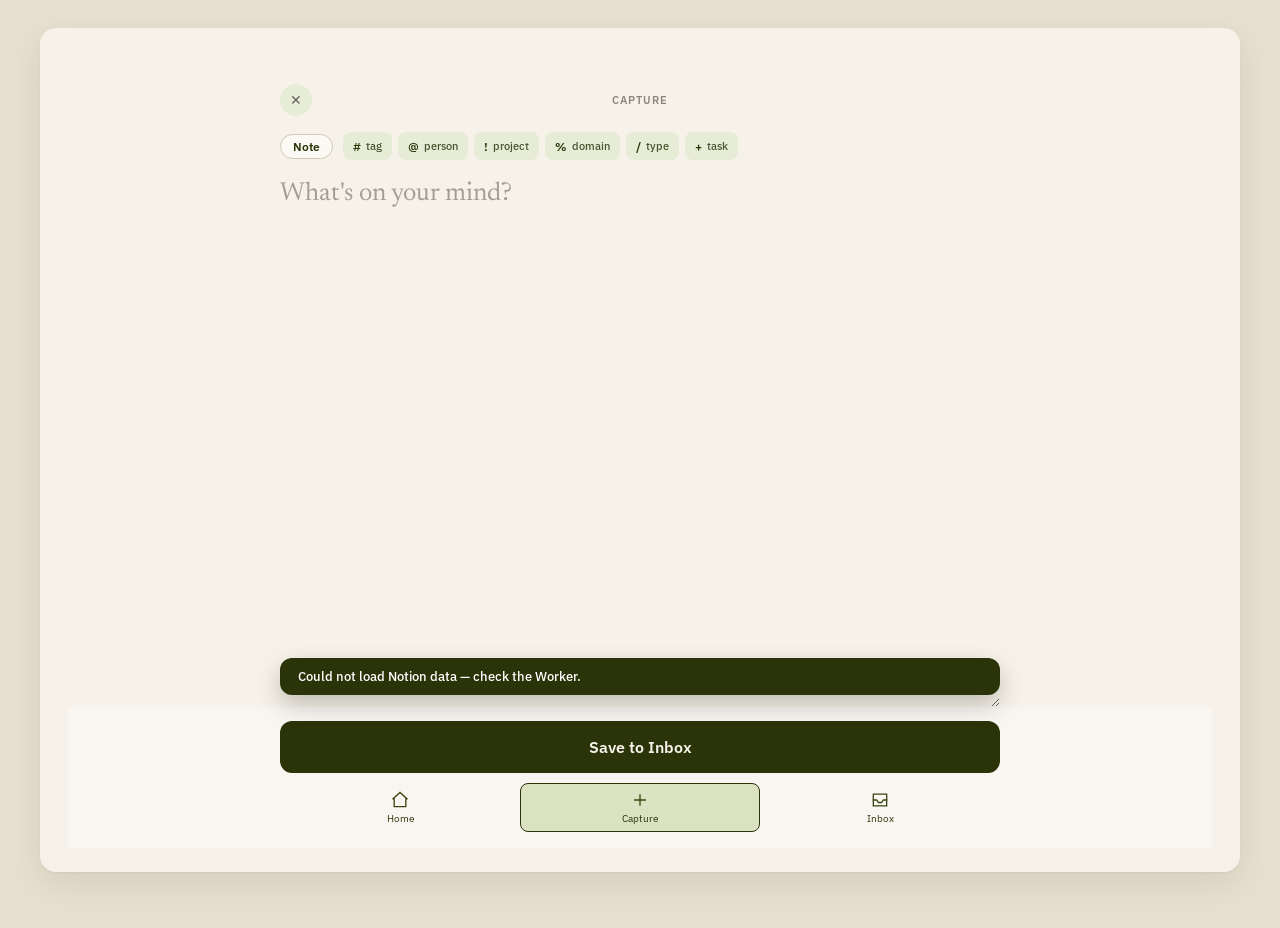
<file: capture.html>
<!DOCTYPE html>
<html lang="en">
<head>
<meta charset="utf-8">
<meta name="viewport" content="width=device-width, initial-scale=1">
<meta name="color-scheme" content="light">
<title>RenitaOS — Capture</title>
<link rel="preconnect" href="https://fonts.googleapis.com">
<link rel="preconnect" href="https://fonts.gstatic.com" crossorigin>
<link rel="stylesheet" href="https://fonts.googleapis.com/css2?family=Newsreader:ital,wght@0,400;0,500;0,600;1,400;1,500&family=IBM+Plex+Sans:wght@400;500;600;700&display=swap">
<link rel="stylesheet" href="./css/styles.css">
<!-- Standardization Pass 3, item 7 — the shared nav-rail stylesheet, same
     one index.html links, so Capture's reduced footer nav can't drift from
     Inbox/Today's own rail. -->
<link rel="stylesheet" href="./css/nav-rail.css">
</head>
<body>
<div class="capture-screen">
  <div class="capture-scroll">
    <header class="capture-header">
      <button id="closeBtn" class="icon-circle" aria-label="Clear">✕</button>
      <div class="header-label">Capture</div>
      <div class="header-actions">
        <button id="composeBtn" class="capture-compose-link hidden" type="button" title="Continue this note in Compose">Compose ↗</button>
      </div>
    </header>

    <div class="pill-row">
      <span id="taskPill" class="task-pill">Note</span>
      <!-- Nov 2026 refresh — the shorthand hints are tappable keys: each
           inserts its symbol at the caret (saves a trip to the phone's
           symbol keyboard). Labels show on wider screens only. -->
      <div class="sym-keys" role="group" aria-label="Insert shorthand">
        <button type="button" class="sym-key" data-sym="#" title="Tag">#<span>tag</span></button>
        <button type="button" class="sym-key" data-sym="@" title="Person">@<span>person</span></button>
        <button type="button" class="sym-key" data-sym="!" title="Project">!<span>project</span></button>
        <button type="button" class="sym-key" data-sym="%" title="Domain">%<span>domain</span></button>
        <button type="button" class="sym-key" data-sym="/" title="Type">/<span>type</span></button>
        <button type="button" class="sym-key" data-sym="+" title="Make it a task">+<span>task</span></button>
      </div>
    </div>

    <div class="composer">
      <input id="titleInput" class="capture-title-input" type="text" placeholder="Title (optional)" maxlength="200">
      <!-- Nov 2026 — instruction coloring: the textarea's own text is made
           transparent (only once js/app.js has the backdrop running) and a
           pixel-aligned copy underneath paints the instructions green/amber. -->
      <div class="ta-wrap">
        <div id="captureHighlight" class="capture-highlight" aria-hidden="true"></div>
        <textarea id="captureText" class="capture-textarea" placeholder="What's on your mind?"></textarea>
      </div>
    </div>

    <div id="voicePanel" class="mode-panel hidden">
      <div class="mode-panel-icon">●</div>
      <div class="mode-panel-copy">
        <div class="mode-panel-title">Listening…</div>
        <div class="mode-panel-sub">Voice capture isn't wired up yet</div>
      </div>
      <button class="manual-task-toggle">Mark as Task</button>
    </div>

    <div id="photoPanel" class="mode-panel hidden">
      <div class="mode-panel-icon mode-panel-icon--photo"></div>
      <div class="mode-panel-copy">
        <div class="mode-panel-title">Photo attached</div>
        <div class="mode-panel-sub">Photo capture isn't wired up yet</div>
      </div>
      <button class="manual-task-toggle">Mark as Task</button>
    </div>

    <section id="recognizedSection" class="hidden">
      <div class="recognized-label">Recognized</div>
      <div id="thoughtsList"></div>
    </section>

    <section id="recentSection" class="hidden">
      <div class="recent-label">Just captured</div>
      <div id="recentList"></div>
    </section>
  </div>

  <div class="capture-footer">
    <!-- Nov 2026 refresh — Voice/Photo mode switch removed until either is
         actually wired (both panels only said "isn't wired up yet"); the
         panels and state.mode stay in place for when they are.
         Autocomplete moved here from under the caret: a chip strip just
         above Save, so suggestions never cover the line being typed. -->
    <div id="autocomplete" class="ac-strip hidden" aria-label="Suggestions"></div>

    <div class="save-row">
      <button id="saveBtn" class="save-btn">Save to Inbox</button>
    </div>

    <!-- Standardization Pass 3, item 7 — same shared rail component
         Today/Inbox/every profile render (js/navRail.js), fed Capture's
         own reduced item set and styled with the .dmn-rail--bar variant
         (css/nav-rail.css) so it keeps sitting inline in this footer
         instead of becoming a left column or a fixed overlay. Populated
         below, right after js/navRail.js loads. -->
    <div id="captureNavRail" class="dmn-rail dmn-rail--bar"></div>

    <div id="toast" class="toast hidden"></div>
  </div>

</div>

<!-- Standardization Pass 3, item 7 — the shared rail's markup, same plain
     classic script index.html loads (window.RenitaNavRail); mounts before
     js/app.js's module script below. -->
<script src="./js/navRail.js"></script>
<script>
  document.getElementById('captureNavRail').innerHTML =
    RenitaNavRail.renderNavRailHTML(RenitaNavRail.CAPTURE_NAV_ITEMS, { activeRoute: 'capture' });
</script>
<script type="module" src="./js/app.js"></script>
</body>
</html>
</file>
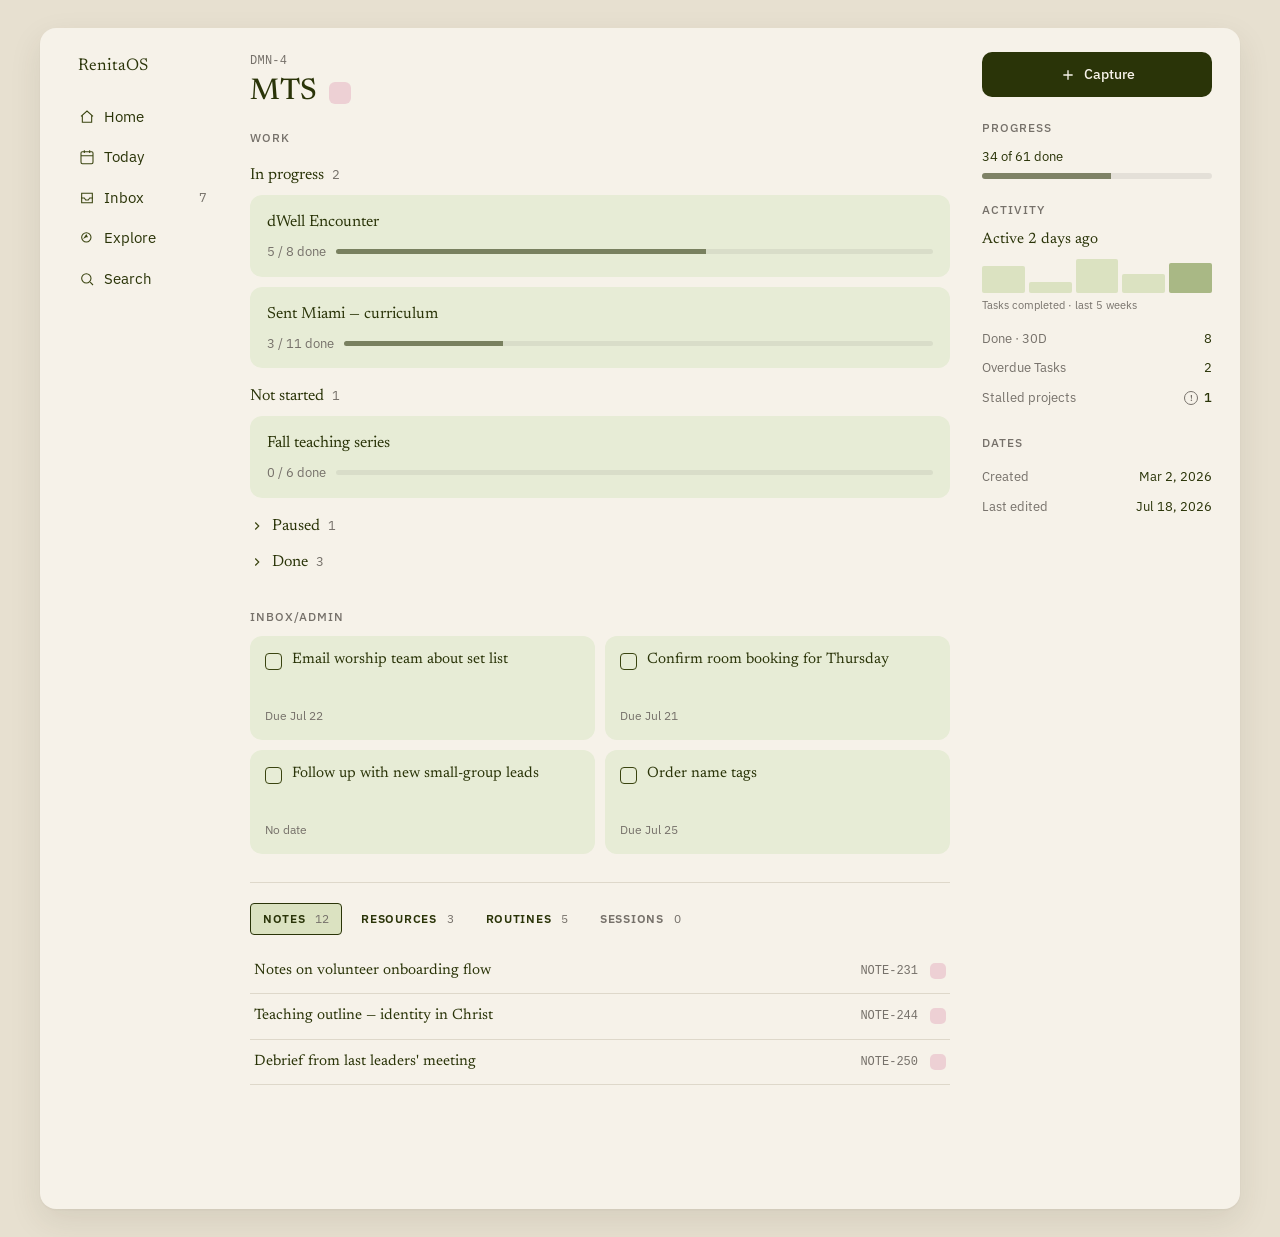
<file: domain-profile-mock.html>
<!DOCTYPE html>
<html lang="en">
<head>
<meta charset="utf-8">
<meta name="viewport" content="width=device-width, initial-scale=1">
<meta name="color-scheme" content="light">
<title>RenitaOS — framed shell (slice 1)</title>
<link rel="preconnect" href="https://fonts.googleapis.com">
<link rel="preconnect" href="https://fonts.gstatic.com" crossorigin>
<link rel="stylesheet" href="https://fonts.googleapis.com/css2?family=Newsreader:ital,wght@0,400;0,500;0,600;1,400;1,500&family=IBM+Plex+Sans:wght@400;500;600&display=swap">
<style>
  /* ---- Tunables (settle max-width by eye in the polish sprint) ---- */
  :root{
    --max-width: 1200px;      /* Addendum 2 starting point */
    --nav-rail: 150px;
    --props-rail: 230px;
    --gutter: 32px;

    /* Base tokens (Conventions + Addendum 2 frame colors) */
    --page:        #E7E0D0;   /* deeper page = the frame */
    --panel:       #F6F2E9;   /* lighter cream content panel */
    --olive:       #2A3408;   /* text */
    --sage:        #E7ECD6;   /* sage fill */
    --sage-deep:   #DBE2C1;   /* open / active / hover */
    --icon:        #3A4410;   /* monochrome olive icon */
    --muted:       oklch(0.55 0.012 75);
    --faint:       oklch(0.68 0.01 75);
    --hair:        #DED8CA;

    --r-card: 12px;
    --r-ctrl: 4px;

    /* Matches the shipped app: Newsreader = voice, IBM Plex Sans = data. */
    --serif: 'Newsreader', Georgia, serif;
    --sans:  'IBM Plex Sans', system-ui, sans-serif;
    --mono:  ui-monospace, SFMono-Regular, Menlo, Consolas, monospace;

    /* Active domain (MTS — pink). Header chip resolves off the domain code. */
    --dom-fill: #EDD0D4;
    --dom-text: #7E4351;
  }

  *{box-sizing:border-box}
  html,body{margin:0}
  body{
    background:var(--page);
    color:var(--olive);
    font-family:var(--sans);
    font-size:15px;
    line-height:1.5;
    -webkit-font-smoothing:antialiased;
  }
  h1,h2,h3{margin:0;font-weight:500}

  /* ---- Framed page-on-panel ---- */
  .panel{
    max-width:var(--max-width);
    margin:28px auto;
    background:var(--panel);
    border-radius:16px;
    box-shadow:0 1px 2px rgba(60,50,30,.05), 0 12px 32px rgba(60,50,30,.10);
    min-height:calc(100vh - 56px);
  }

  /* ---- Three-zone shell ---- */
  .shell{
    display:grid;
    grid-template-columns:var(--nav-rail) minmax(0,1fr) var(--props-rail);
    gap:var(--gutter);
    padding:24px 28px 96px;
  }

  /* ---- Nav rail (on cream, not a sage slab) ---- */
  .rail{position:sticky;top:24px;align-self:start}
  .rail .brand{font-family:var(--serif);font-size:17px;margin:2px 0 18px 10px;color:var(--olive)}
  .rail nav{display:flex;flex-direction:column;gap:2px}
  .rail a{
    display:flex;align-items:center;gap:9px;
    padding:7px 10px;border-radius:var(--r-ctrl);
    font-size:15px;color:var(--olive);text-decoration:none;
    border:1px solid transparent;
  }
  .rail a:hover{background:var(--sage-deep)}
  .rail a.active{background:var(--sage-deep);border-color:var(--olive)}
  .rail a .ic{width:16px;height:16px;color:var(--icon);flex:none}
  .rail a .n{margin-left:auto;font-family:var(--sans);font-size:13px;color:var(--muted)}

  /* ---- Profile header: ID line leads, then serif title + domain chip ---- */
  .head{margin-bottom:20px}
  .idline{font-family:var(--mono);font-size:12px;color:var(--muted);letter-spacing:.02em}
  .title-row{display:flex;align-items:center;gap:12px;margin-top:6px}
  .title{font-family:var(--serif);font-size:30px;line-height:1.1;font-weight:500}
  .dom-chip{width:22px;height:22px;border-radius:6px;background:var(--dom-fill);flex:none}

  /* ---- Main column sections ---- */
  .col{min-width:0}
  .sec{margin-bottom:28px}
  .sec-hd{font-family:var(--sans);font-size:12px;letter-spacing:.08em;text-transform:uppercase;color:var(--muted);margin:0 0 10px}

  .status-hd{
    display:flex;align-items:center;gap:8px;
    font-family:var(--serif);font-size:16px;color:var(--olive);
    margin:16px 0 8px;
  }
  .status-hd .ct{font-family:var(--sans);font-size:13px;color:var(--muted)}
  .collapser{background:none;border:0;cursor:pointer;color:var(--olive);
    display:flex;align-items:center;gap:8px;padding:6px 0;width:100%;text-align:left;font:inherit}
  .collapser .chev{width:14px;height:14px;color:var(--icon);transition:transform .15s}
  .collapser[aria-expanded="false"] .chev{transform:rotate(-90deg)}
  .collapse-body[hidden]{display:none}

  .proj{
    background:var(--sage);border-radius:var(--r-card);
    padding:14px 16px;margin-bottom:10px;cursor:pointer;
    border:1px solid transparent;
  }
  .proj:hover{border-color:var(--sage-deep)}
  .proj .pname{font-family:var(--serif);font-size:16px}
  .proj .pmeta{display:flex;align-items:center;gap:10px;margin-top:8px}
  .proj .count{font-family:var(--sans);font-size:13px;color:var(--muted)}
  .bar{height:5px;border-radius:3px;background:#00000010;flex:1;overflow:hidden}
  .bar > i{display:block;height:100%;background:var(--olive);opacity:.55}

  /* loose tasks — two-column near-square cards */
  .task-grid{display:grid;grid-template-columns:1fr 1fr;gap:10px}
  .task{
    background:var(--sage);border-radius:var(--r-card);
    padding:14px;min-height:104px;display:flex;flex-direction:column;
    cursor:pointer;border:1px solid transparent;
  }
  .task:hover{border-color:var(--sage-deep)}
  .task .top{display:flex;gap:10px;align-items:flex-start}
  .box{width:17px;height:17px;border:1.5px solid var(--icon);border-radius:var(--r-ctrl);flex:none;margin-top:2px}
  .task .tname{font-family:var(--serif);font-size:15px;line-height:1.25}
  .task .tdate{margin-top:auto;font-family:var(--sans);font-size:12px;color:var(--muted)}

  /* reference shelf — tabbed. Tab headings uppercase. */
  .divider{height:1px;background:var(--hair);margin:8px 0 20px}
  .tabs{display:flex;flex-wrap:wrap;gap:6px;margin-bottom:14px}
  .tab{
    padding:6px 12px;border-radius:var(--r-ctrl);cursor:pointer;
    background:none;border:1px solid transparent;color:var(--olive);font:inherit;
    font-size:12px;font-weight:600;letter-spacing:.06em;text-transform:uppercase;
  }
  .tab .n{font-family:var(--sans);font-size:12px;font-weight:400;color:var(--muted);margin-left:6px;letter-spacing:normal}
  .tab:hover{background:var(--sage-deep)}
  .tab.active{background:var(--sage-deep);border-color:var(--olive)}
  .tab.deferred{color:var(--muted);cursor:default}
  .tab.deferred:hover{background:none}

  .row{
    display:flex;align-items:center;gap:12px;
    padding:11px 4px;border-bottom:1px solid var(--hair);cursor:pointer;
  }
  .row:hover{background:#00000005}
  .row .rt{font-family:var(--serif);font-size:15px;flex:1;min-width:0;overflow:hidden;text-overflow:ellipsis;white-space:nowrap}
  .row .rid{font-family:var(--mono);font-size:12px;color:var(--muted)}
  .row .rchip{width:16px;height:16px;border-radius:5px;background:var(--dom-fill);flex:none}

  /* ---- Right rail: Capture -> Progress -> Activity -> Dates ---- */
  .props{position:sticky;top:24px;align-self:start;display:flex;flex-direction:column;gap:22px}
  .prop-sec h3{font-family:var(--sans);font-size:12px;letter-spacing:.08em;text-transform:uppercase;color:var(--muted);margin-bottom:10px}

  /* persistent capture affordance — top of the rail, above Progress */
  .capture{
    display:flex;align-items:center;justify-content:center;gap:8px;width:100%;
    background:var(--olive);color:var(--panel);border:0;border-radius:10px;
    padding:12px 16px;cursor:pointer;font:inherit;font-size:14px;font-weight:500;
  }
  .capture:hover{opacity:.93}

  .prog-num{font-family:var(--sans);font-size:13px;color:var(--olive);margin-bottom:6px}
  .prog-bar{height:6px;border-radius:3px;background:#00000012;overflow:hidden}
  .prog-bar > i{display:block;height:100%;background:var(--olive);opacity:.55}

  /* activity / health monitor — deliberately muted (no green/red; saturation
     stays reserved for the domain wayfinding color per Conventions). */
  .pulse{font-family:var(--serif);font-size:15px;color:var(--olive);margin-bottom:8px}
  .spark{position:relative;display:flex;align-items:flex-end;gap:4px;height:34px;margin-bottom:4px}
  .spark .sbar{flex:1;background:var(--sage-deep);border-radius:2px;min-height:3px;cursor:default;transition:opacity .12s}
  .spark .sbar--now{background:#A9B885}   /* muted olive anchors "this week" on the right */
  .spark:hover .sbar{opacity:.45}
  .spark .sbar:hover{opacity:1}
  .spark-tip{position:absolute;transform:translate(-50%,-100%);margin-top:-6px;
    background:var(--olive);color:var(--panel);font-family:var(--sans);font-size:11px;
    padding:5px 8px;border-radius:6px;white-space:nowrap;pointer-events:none;z-index:5}
  .spark-tip[hidden]{display:none}
  .spark-cap{font-size:11px;color:var(--muted);margin-bottom:10px}
  .kv.alarm .v{font-weight:500}
  .kv .flag{display:inline-flex;align-items:center;justify-content:center;width:14px;height:14px;
    border-radius:50%;border:1px solid var(--muted);color:var(--muted);font-size:9px;font-weight:600;
    margin-right:6px;vertical-align:middle}

  .kv{display:flex;justify-content:space-between;gap:10px;padding:5px 0;font-size:13px}
  .kv .k{color:var(--muted)}
  .kv .v{font-family:var(--sans);text-align:right}

  :focus-visible{outline:2px solid var(--olive);outline-offset:2px;border-radius:var(--r-ctrl)}
  @media (prefers-reduced-motion:reduce){*{transition:none !important}}

  /* ---- Mobile: single column. Order = Capture, Progress, Activity, Work, Dates ---- */
  @media (max-width:820px){
    .panel{margin:0;border-radius:0;min-height:100vh}
    .shell{display:flex;flex-direction:column;gap:20px;padding:16px 16px 48px}

    .rail{order:0;position:static;display:flex;align-items:center;gap:4px;overflow-x:auto;padding-bottom:4px}
    .rail .brand{display:none}
    .rail nav{flex-direction:row;gap:2px}
    .rail a .n{margin-left:5px}

    /* flatten the rail's children into the shell's flex flow so Progress and
       Dates can be placed independently around the Work column */
    .props{display:contents}
    .capture{order:1}
    .prop-sec.prog-sec{order:2}
    .prop-sec.act-sec{order:3}
    .col{order:4}
    .prop-sec.dates-sec{order:5}

    .task-grid{grid-template-columns:1fr}
  }
</style>
</head>
<body>
  <div class="panel">
    <div class="shell">

      <!-- NAV RAIL — Home · Today · Inbox (N) · Explore · Search. No item active on a profile. -->
      <div class="rail">
        <div class="brand">RenitaOS</div>
        <nav aria-label="Primary">
          <a href="#/home"><svg class="ic" viewBox="0 0 24 24" fill="none" stroke="currentColor" stroke-width="1.6"><path d="M3 11l9-8 9 8M5 9v11h14V9"/></svg>Home</a>
          <a href="#/today"><svg class="ic" viewBox="0 0 24 24" fill="none" stroke="currentColor" stroke-width="1.6"><rect x="3" y="4" width="18" height="18" rx="2"/><path d="M3 10h18M8 2v4M16 2v4"/></svg>Today</a>
          <a href="#/inbox"><svg class="ic" viewBox="0 0 24 24" fill="none" stroke="currentColor" stroke-width="1.6"><path d="M3 12h5l2 3h4l2-3h5M4 5h16v14H4z"/></svg>Inbox <span class="n">7</span></a>
          <a href="#/explore"><svg class="ic" viewBox="0 0 24 24" fill="none" stroke="currentColor" stroke-width="1.6"><circle cx="11" cy="11" r="7"/><path d="M11 6l2.5 5L11 11l-5 2.5z" fill="currentColor" stroke="none"/></svg>Explore</a>
          <a href="#/search"><svg class="ic" viewBox="0 0 24 24" fill="none" stroke="currentColor" stroke-width="1.6"><circle cx="11" cy="11" r="7"/><path d="m21 21-4.3-4.3"/></svg>Search</a>
        </nav>
      </div>

      <!-- MAIN COLUMN -->
      <div class="col">
        <div class="head">
          <div class="idline">DMN-4</div>
          <div class="title-row">
            <h1 class="title">MTS</h1>
            <span class="dom-chip" title="MTS domain color"></span>
          </div>
        </div>

        <!-- WORK SPINE: projects grouped by status. In Progress + Not Started expanded; Paused + Done collapsed. -->
        <section class="sec">
          <h2 class="sec-hd">Work</h2>

          <div class="status-hd">In progress <span class="ct">2</span></div>
          <div class="proj">
            <div class="pname">dWell Encounter</div>
            <div class="pmeta"><span class="count">5 / 8 done</span><span class="bar"><i style="width:62%"></i></span></div>
          </div>
          <div class="proj">
            <div class="pname">Sent Miami — curriculum</div>
            <div class="pmeta"><span class="count">3 / 11 done</span><span class="bar"><i style="width:27%"></i></span></div>
          </div>

          <div class="status-hd">Not started <span class="ct">1</span></div>
          <div class="proj">
            <div class="pname">Fall teaching series</div>
            <div class="pmeta"><span class="count">0 / 6 done</span><span class="bar"><i style="width:0%"></i></span></div>
          </div>

          <button class="collapser" aria-expanded="false" onclick="toggle(this)">
            <svg class="chev" viewBox="0 0 24 24" fill="none" stroke="currentColor" stroke-width="2"><path d="m6 9 6 6 6-6"/></svg>
            <span class="status-hd" style="margin:0">Paused <span class="ct">1</span></span>
          </button>
          <div class="collapse-body" hidden>
            <div class="proj">
              <div class="pname">Volunteer handbook</div>
              <div class="pmeta"><span class="count">4 / 9 done</span><span class="bar"><i style="width:44%"></i></span></div>
            </div>
          </div>

          <button class="collapser" aria-expanded="false" onclick="toggle(this)">
            <svg class="chev" viewBox="0 0 24 24" fill="none" stroke="currentColor" stroke-width="2"><path d="m6 9 6 6 6-6"/></svg>
            <span class="status-hd" style="margin:0">Done <span class="ct">3</span></span>
          </button>
          <div class="collapse-body" hidden>
            <div class="proj"><div class="pname">Spring retreat logistics</div><div class="pmeta"><span class="count">12 / 12 done</span><span class="bar"><i style="width:100%"></i></span></div></div>
            <div class="proj"><div class="pname">Team offsite</div><div class="pmeta"><span class="count">7 / 7 done</span><span class="bar"><i style="width:100%"></i></span></div></div>
            <div class="proj"><div class="pname">Q1 planning</div><div class="pmeta"><span class="count">5 / 5 done</span><span class="bar"><i style="width:100%"></i></span></div></div>
          </div>
        </section>

        <!-- INBOX/ADMIN: contents of the domain's catch-all Inbox/Admin project (Backend §4). Two-column near-square cards. -->
        <section class="sec">
          <h2 class="sec-hd">Inbox/Admin</h2>
          <div class="task-grid">
            <div class="task"><div class="top"><span class="box"></span><span class="tname">Email worship team about set list</span></div><div class="tdate">Due Jul 22</div></div>
            <div class="task"><div class="top"><span class="box"></span><span class="tname">Confirm room booking for Thursday</span></div><div class="tdate">Due Jul 21</div></div>
            <div class="task"><div class="top"><span class="box"></span><span class="tname">Follow up with new small-group leads</span></div><div class="tdate">No date</div></div>
            <div class="task"><div class="top"><span class="box"></span><span class="tname">Order name tags</span></div><div class="tdate">Due Jul 25</div></div>
          </div>
        </section>

        <!-- REFERENCE SHELF: tabbed (Notes / Resources / Routines / Sessions). Default Notes; Sessions deferred. -->
        <section class="sec">
          <div class="divider"></div>
          <div class="tabs" role="tablist">
            <button class="tab active" onclick="showTab(this,'t-notes')">Notes <span class="n">12</span></button>
            <button class="tab" onclick="showTab(this,'t-resc')">Resources <span class="n">3</span></button>
            <button class="tab" onclick="showTab(this,'t-rout')">Routines <span class="n">5</span></button>
            <button class="tab deferred" title="Deferred until the logging Shortcut exists">Sessions <span class="n">0</span></button>
          </div>

          <div id="t-notes" class="pane">
            <div class="row"><span class="rt">Notes on volunteer onboarding flow</span><span class="rid">NOTE-231</span><span class="rchip"></span></div>
            <div class="row"><span class="rt">Teaching outline — identity in Christ</span><span class="rid">NOTE-244</span><span class="rchip"></span></div>
            <div class="row"><span class="rt">Debrief from last leaders' meeting</span><span class="rid">NOTE-250</span><span class="rchip"></span></div>
          </div>
          <div id="t-resc" class="pane" hidden>
            <div class="row"><span class="rt">Discipleship curriculum reference (PDF)</span><span class="rid">RESC-18</span><span class="rchip"></span></div>
            <div class="row"><span class="rt">Article — running a mid-size ministry team</span><span class="rid">RESC-22</span><span class="rchip"></span></div>
          </div>
          <div id="t-rout" class="pane" hidden>
            <div class="row"><span class="rt">Weekly leaders' check-in</span><span class="rid">Routine</span><span class="rchip"></span></div>
            <div class="row"><span class="rt">Monthly volunteer appreciation</span><span class="rid">Routine</span><span class="rchip"></span></div>
          </div>
        </section>
      </div>

      <!-- RIGHT RAIL: Capture -> Progress -> Activity -> Dates (Properties removed) -->
      <aside class="props">
        <button class="capture" type="button" title="Persistent capture affordance">
          <svg width="16" height="16" viewBox="0 0 24 24" fill="none" stroke="currentColor" stroke-width="2"><path d="M12 5v14M5 12h14"/></svg>
          Capture
        </button>

        <section class="prop-sec prog-sec">
          <h3>Progress</h3>
          <div class="prog-num">34 of 61 done</div>   <!-- domain aggregate: sum(done)/sum(No of Tasks) -->
          <div class="prog-bar"><i style="width:56%"></i></div>
        </section>

        <section class="prop-sec act-sec">
          <h3>Activity</h3>
          <div class="pulse">Active 2 days ago</div>
          <div class="spark">
            <i class="sbar" data-label="Week of Jun 21 · 7 completed" aria-label="Week of June 21, 7 completed" style="height:78%"></i>
            <i class="sbar" data-label="Week of Jun 28 · 3 completed" aria-label="Week of June 28, 3 completed" style="height:33%"></i>
            <i class="sbar" data-label="Week of Jul 5 · 9 completed" aria-label="Week of July 5, 9 completed" style="height:100%"></i>
            <i class="sbar" data-label="Week of Jul 12 · 5 completed" aria-label="Week of July 12, 5 completed" style="height:56%"></i>
            <i class="sbar sbar--now" data-label="This week · 8 completed" aria-label="This week, 8 completed" style="height:89%"></i>
          </div>
          <div class="spark-cap">Tasks completed · last 5 weeks</div>
          <div class="kv"><span class="k">Done · 30D</span><span class="v">8</span></div>
          <div class="kv"><span class="k">Overdue Tasks</span><span class="v">2</span></div>
          <div class="kv alarm"><span class="k">Stalled projects</span><span class="v"><span class="flag">!</span>1</span></div>
        </section>

        <section class="prop-sec dates-sec">
          <h3>Dates</h3>
          <div class="kv"><span class="k">Created</span><span class="v">Mar 2, 2026</span></div>
          <div class="kv"><span class="k">Last edited</span><span class="v">Jul 18, 2026</span></div>
        </section>
      </aside>

    </div>
  </div>

<script>
  function toggle(btn){
    var open = btn.getAttribute('aria-expanded') === 'true';
    btn.setAttribute('aria-expanded', String(!open));
    var body = btn.nextElementSibling;
    if (body) body.hidden = open;
  }
  function showTab(btn, id){
    if (btn.classList.contains('deferred')) return;
    btn.parentElement.querySelectorAll('.tab').forEach(function(t){ t.classList.remove('active'); });
    btn.classList.add('active');
    document.querySelectorAll('.pane').forEach(function(p){ p.hidden = (p.id !== id); });
  }

  (function(){
    var spark = document.querySelector('.spark');
    if (!spark) return;
    var tip = document.createElement('div');
    tip.className = 'spark-tip';
    tip.hidden = true;
    spark.appendChild(tip);
    spark.querySelectorAll('.sbar').forEach(function(bar){
      bar.addEventListener('mouseenter', function(){
        tip.textContent = bar.getAttribute('data-label');
        tip.hidden = false;
        var sr = spark.getBoundingClientRect();
        var br = bar.getBoundingClientRect();
        tip.style.left = (br.left - sr.left + br.width / 2) + 'px';
        tip.style.top  = (br.top  - sr.top) + 'px';
      });
      bar.addEventListener('mouseleave', function(){ tip.hidden = true; });
    });
  })();
</script>
</body>
</html>
</file>
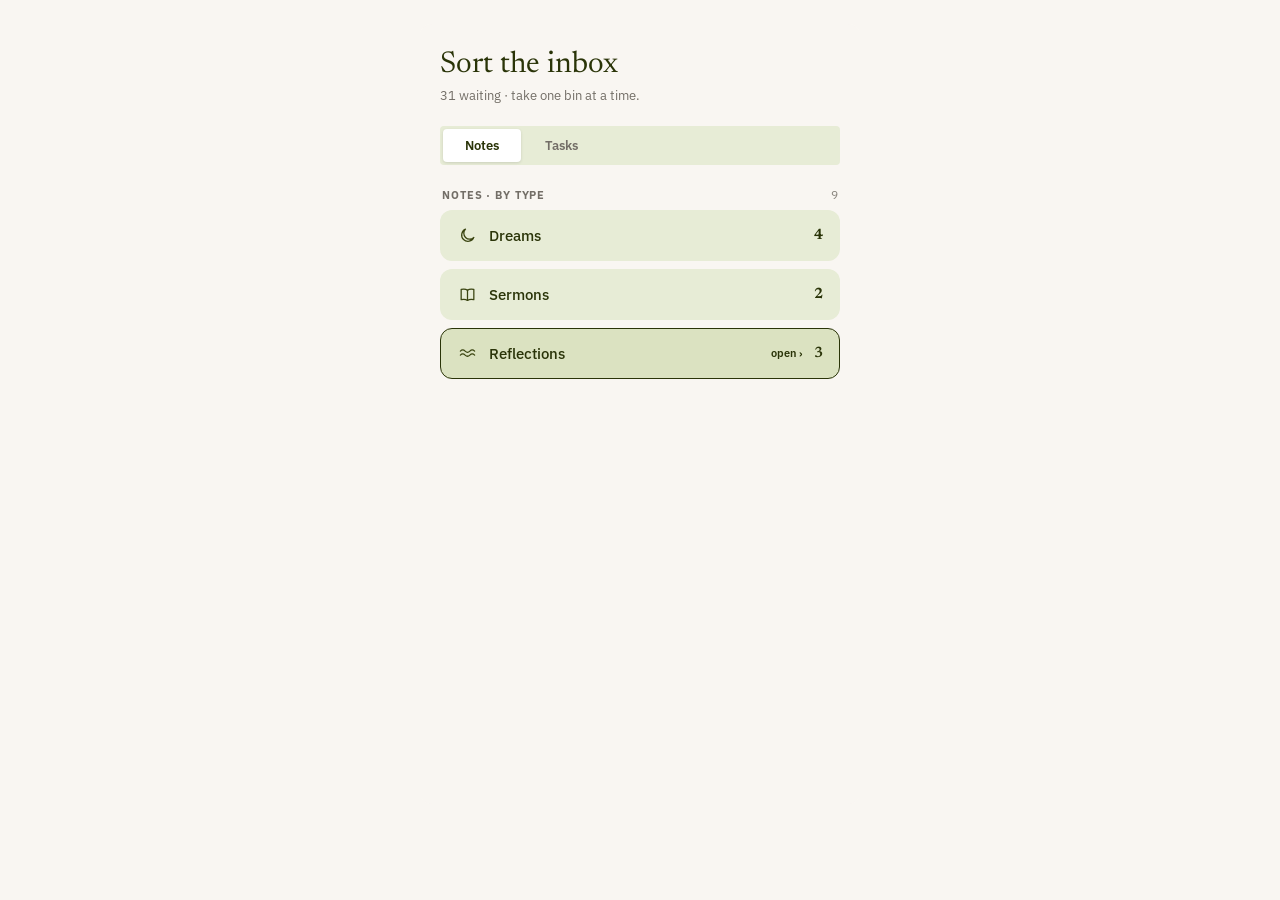
<file: triage-view.html>
<!DOCTYPE html>
<html lang="en">
<head>
<meta charset="utf-8">
<meta name="viewport" content="width=device-width, initial-scale=1">
<title>RenitaOS · Triage view</title>
<link rel="preconnect" href="https://fonts.googleapis.com">
<link rel="preconnect" href="https://fonts.gstatic.com" crossorigin>
<link rel="stylesheet" href="https://fonts.googleapis.com/css2?family=Newsreader:ital,wght@0,400;0,500;0,600;1,400;1,500&family=IBM+Plex+Sans:wght@400;500;600;700&display=swap">
<style>
  /* ============================================================
     RenitaOS · Triage view — self-contained reference
     Screen content only. No app nav bar (host shell provides it).
     Inline CSS + vanilla JS. Placeholder content only.
     ============================================================ */
  :root {
    --radius-sm: 4px;                    /* badges, chips, small controls */
    --radius-lg: 12px;                   /* cards, panels, buttons */

    --text: #2A3408;                     /* olive ink */
    --icon: #3A4410;                     /* monochrome olive line icon */
    --surface: oklch(0.975 0.006 75);    /* canvas — shared with Capture */
    --sage: #E7ECD6;                     /* sage fill */
    --sage-deep: #DBE2C1;                /* open/active bin fill */
    --cream: #F5F2E8;
    --button: #6B7A45;
    --button-pressed: #2A3408;
    --muted: oklch(0.54 0.012 75);
    --muted-2: oklch(0.62 0.012 75);
    --hairline: oklch(0.92 0.008 75);

    /* Domain colors — the ONLY full-saturation color in the app.
       fill / paired dark text. */
    --rcbs-fill:#D6DDBE; --rcbs-text:#46552A;
    --rws-fill:#EBDFC0;  --rws-text:#6C5316;
    --sm-fill:#E8CDBE;   --sm-text:#7C4A2E;
    --mts-fill:#EDD0D4;  --mts-text:#7E4351;
    --eplc-fill:#D3D9D8; --eplc-text:#465657;
    --peeps-fill:#E0D7D3;--peeps-text:#665049;
    --nodomain-fill:#EEEEE7; --nodomain-text:#6A6A61;

    /* Type edges — ambient identity only: muted, dusty, warm-leaning,
       quieter than the Domain tiles. Appear ONLY as the left stripe. */
    --type-reflection: oklch(0.56 0.03 70);
    --type-dream:      oklch(0.56 0.045 25);
    --type-sermon:     oklch(0.55 0.05 45);
    --type-thought:    oklch(0.55 0.035 110);
    --type-study:      oklch(0.55 0.03 135);
    --type-note:       var(--text);
  }

  * { box-sizing: border-box; }
  html, body { margin: 0; }
  body {
    background: var(--surface);
    font-family: 'IBM Plex Sans', system-ui, sans-serif;
    color: var(--text);
    -webkit-font-smoothing: antialiased;
    display: flex;
    justify-content: center;
    padding: 24px 16px;
  }

  /* The Triage view — a single column that drops into the host shell.
     Constrained here for preview; remove max-width when embedding. */
  .view {
    width: 100%;
    max-width: 440px;
    background: var(--surface);
    border-radius: var(--radius-lg);
    position: relative;
    overflow: hidden;
    min-height: 780px;
    display: flex;
    flex-direction: column;
  }

  .screen { display: none; flex-direction: column; flex: 1; }
  .screen.active { display: flex; }

  ::placeholder { color: oklch(0.68 0.01 75); }
  input { font-family: inherit; }
  .serif { font-family: 'Newsreader', Georgia, serif; }

  /* ---- shared bits ---- */
  .pad { padding: 22px 20px; }
  .row { display: flex; align-items: center; }
  .between { justify-content: space-between; }
  .grow { flex: 1; }
  .eyebrow {
    font-size: 11px; font-weight: 700; letter-spacing: .08em;
    text-transform: uppercase; color: var(--muted);
  }
  .count-mono { font-family: 'Newsreader', serif; font-weight: 600; }
  .icon-slot { width: 20px; display: flex; align-items: center; justify-content: center; flex-shrink: 0; }
  .link { color: var(--muted); font-size: 13px; cursor: pointer; display: flex; align-items: center; gap: 6px; }
  .chevleft { font-size: 17px; line-height: 1; }

  /* ---- overview ---- */
  .ov-head { padding: 24px 20px 4px; }
  .ov-title { font-size: 30px; line-height: 1.15; color: var(--text); }
  .ov-sub { font-size: 13px; color: var(--muted); margin-top: 4px; }

  .seg {
    display: inline-flex; background: var(--sage); border-radius: var(--radius-sm);
    padding: 3px; gap: 2px; margin: 18px 20px 0;
  }
  .seg button {
    border: none; background: transparent; cursor: pointer;
    font-family: inherit; font-size: 13px; font-weight: 600; color: var(--muted);
    padding: 8px 22px; border-radius: var(--radius-sm);
  }
  .seg button.on { background: #fff; color: var(--text); box-shadow: 0 1px 3px rgba(0,0,0,.12); }

  .track { padding: 8px 20px 0; }
  .track-head { display: flex; align-items: baseline; justify-content: space-between; padding: 14px 2px 8px; }

  /* Notes-by-Type bins — uniform sage, olive text + one monochrome olive icon */
  .bin {
    display: flex; align-items: center; gap: 12px;
    padding: 15px 16px; border-radius: var(--radius-lg);
    background: var(--sage); cursor: pointer; margin-bottom: 8px;
    border: 1px solid transparent;
  }
  .bin.open { background: var(--sage-deep); border-color: var(--text); }
  .bin .name { flex: 1; font-size: 15px; font-weight: 500; color: var(--text); }
  .bin .tag-open { font-size: 11px; font-weight: 600; color: var(--text); }
  .bin .n { font-size: 15px; color: var(--text); }

  /* Tasks-by-Domain tiles — the only full-saturation color */
  .tiles { display: grid; grid-template-columns: 1fr 1fr; gap: 8px; padding-bottom: 8px; }
  .tile {
    display: flex; align-items: center; gap: 9px;
    padding: 13px 14px; border-radius: var(--radius-lg); cursor: pointer;
  }
  .tile .code { flex: 1; font-size: 13px; font-weight: 600; }
  .tile .n { font-size: 14px; }
  .tile.wide { grid-column: 1 / -1; }

  /* ---- opened bin ---- */
  .bin-head { padding: 22px 18px 12px; border-bottom: 1px solid var(--hairline); }
  .bin-title-row { display: flex; align-items: center; gap: 9px; margin-top: 12px; }
  .bin-title { font-family: 'Newsreader', serif; font-size: 24px; color: var(--text); }
  .bin-n { font-size: 13px; color: var(--muted-2); }

  .btn-select {
    border: none; cursor: pointer; font-family: inherit;
    font-size: 12px; font-weight: 600; padding: 7px 15px; border-radius: var(--radius-sm);
    background: var(--sage); color: var(--text);
  }
  .btn-select.on { background: var(--text); color: var(--cream); }

  /* refresh bar */
  .refresh-bar {
    margin: 12px 16px 2px; padding: 11px 14px; border-radius: var(--radius-lg);
    background: var(--sage); display: flex; align-items: center; gap: 10px;
  }
  .dot-ready { width: 8px; height: 8px; border-radius: 50%; background: oklch(0.55 0.11 155); flex-shrink: 0; }
  .refresh-bar .lbl { flex: 1; font-size: 13px; font-weight: 500; color: var(--text); }
  .btn-refresh {
    border: none; cursor: pointer; font-family: inherit;
    font-size: 12px; font-weight: 600; padding: 7px 15px; border-radius: var(--radius-sm);
    background: var(--button); color: var(--cream);
  }

  .stack { flex: 1; overflow-y: auto; padding: 14px 16px 24px; display: flex; flex-direction: column; gap: 12px; }

  /* card */
  .card {
    position: relative; background: oklch(0.995 0.003 75); border-radius: var(--radius-lg);
    box-shadow: 0 1px 2px rgba(0,0,0,.04), inset 0 0 0 1px var(--hairline);
    border-left: 3px solid var(--type-note);   /* ambient Type stripe */
    padding: 18px 18px 16px;
  }
  .card .body { font-family: 'Newsreader', serif; font-size: 18px; line-height: 1.5; color: oklch(0.24 0.014 75); text-wrap: pretty; padding-right: 22px; }
  .card-inner { display: flex; gap: 12px; align-items: flex-start; }
  .card-main { flex: 1; min-width: 0; }

  .check {
    position: absolute; top: 14px; right: 14px; width: 20px; height: 20px; border-radius: 50%;
    background: color-mix(in oklch, oklch(0.55 0.11 155) 14%, white);
    color: oklch(0.44 0.1 155); display: none; align-items: center; justify-content: center; font-size: 11px;
  }
  .card.qualified .check { display: flex; }

  .chips { display: flex; flex-wrap: wrap; gap: 6px; margin-top: 14px; align-items: center; }

  /* On cards: Type / People / Tag chips stay olive-on-sage. Only Domain gets color. */
  .chip {
    display: flex; align-items: center; gap: 5px; padding: 4px 10px;
    border-radius: var(--radius-sm); background: var(--sage);
    font-size: 11px; font-weight: 600; color: var(--text); cursor: default;
  }
  .chip.tap { cursor: pointer; }
  .chip.person { padding-left: 3px; }
  .chip .avatar { width: 18px; height: 18px; border-radius: 50%; background: var(--icon); color: #fff; font-size: 9px; font-weight: 700; display: flex; align-items: center; justify-content: center; }
  /* Domain chip — the one colored chip, used on Task cards */
  .chip.domain { background: var(--mts-fill); color: var(--mts-text); }

  /* ghost chip — names exactly what's blocking */
  .ghost {
    padding: 4px 11px; border-radius: var(--radius-sm); cursor: pointer;
    font-size: 11px; font-weight: 600;
    color: #A85C36; background: color-mix(in oklch, #A85C36 10%, white);
    border: 1.5px dashed #A85C36;
  }

  /* popover */
  .pop-wrap { position: relative; }
  .popover {
    position: absolute; top: calc(100% + 7px); left: 0; z-index: 50; width: 240px;
    background: #fff; border-radius: var(--radius-lg);
    box-shadow: 0 12px 30px rgba(0,0,0,.16), inset 0 0 0 1px oklch(0.9 0.01 75);
    padding: 10px; display: none;
  }
  .popover.open { display: block; }
  .pop-label { font-size: 10px; font-weight: 700; letter-spacing: .06em; text-transform: uppercase; color: var(--muted-2); margin: 2px 2px 8px; }
  .pop-input {
    width: 100%; border: none; outline: none; background: oklch(0.97 0.005 75);
    border-radius: var(--radius-sm); padding: 9px 11px; font-size: 13px; color: var(--text); margin-bottom: 8px;
  }
  .pop-list { display: flex; flex-direction: column; gap: 2px; max-height: 184px; overflow: auto; }
  .pop-opt { display: flex; align-items: center; gap: 8px; padding: 8px 9px; border-radius: var(--radius-sm); cursor: pointer; font-size: 13px; color: var(--text); }
  .pop-opt:hover { background: oklch(0.96 0.006 75); }
  .pop-opt .sq { width: 7px; height: 7px; border-radius: 2px; background: var(--icon); flex-shrink: 0; }
  .pop-opt.create { color: #A85C36; }
  .pop-opt.create b { font-weight: 700; }
  .type-strip { display: flex; flex-wrap: wrap; gap: 6px; }
  .type-strip .t { padding: 6px 11px; border-radius: var(--radius-sm); font-size: 12px; font-weight: 600; cursor: pointer; background: var(--sage); color: var(--text); }
  .type-strip .t.on { background: var(--sage-deep); box-shadow: inset 0 0 0 1px var(--text); }

  /* select-mode checkbox */
  .checkbox {
    width: 20px; height: 20px; border-radius: var(--radius-sm); flex-shrink: 0; margin-top: 2px; cursor: pointer;
    background: #fff; box-shadow: inset 0 0 0 1.5px oklch(0.75 0.012 75);
    color: #fff; display: none; align-items: center; justify-content: center; font-size: 12px;
  }
  .selecting .checkbox { display: flex; }
  .checkbox.checked { background: var(--text); box-shadow: inset 0 0 0 1.5px var(--text); }

  /* bulk bar */
  .bulk {
    border-top: 1px solid oklch(0.9 0.01 75); background: oklch(0.985 0.004 75);
    padding: 14px 18px 20px; display: none;
  }
  .selecting .bulk { display: block; }
  .bulk .cnt { font-size: 12px; color: var(--muted); margin-bottom: 10px; }
  .bulk-actions { display: flex; gap: 8px; }
  .bulk-actions .b {
    flex: 1; text-align: center; padding: 11px; border-radius: var(--radius-sm);
    background: var(--sage); color: var(--text); font-size: 13px; font-weight: 600; cursor: pointer;
  }

  /* inbox-zero */
  .zero {
    flex: 1; display: none; align-items: center; justify-content: center; padding: 24px 16px;
  }
  .zero.show { display: flex; }
  .zero-panel {
    width: 100%; padding: 44px 26px; border-radius: var(--radius-lg);
    background: var(--sage); text-align: center;
  }
  .zero-eyebrow { font-size: 11px; font-weight: 700; letter-spacing: .1em; text-transform: uppercase; color: var(--muted); margin-bottom: 16px; }
  .zero-line { font-family: 'Newsreader', serif; font-style: italic; font-size: 22px; line-height: 1.45; color: var(--text); }
  .zero-stat { font-size: 13px; color: var(--muted); margin-top: 18px; }

  /* snackbar */
  .snackbar {
    position: absolute; bottom: 26px; left: 50%; transform: translateX(-50%); z-index: 60;
    display: none; align-items: center; gap: 16px;
    background: var(--text); color: var(--cream); font-size: 13px; font-weight: 500;
    padding: 12px 18px; border-radius: var(--radius-lg); box-shadow: 0 12px 28px rgba(0,0,0,.28); white-space: nowrap;
  }
  .snackbar.show { display: flex; }
  .snackbar .undo { font-weight: 700; color: #fff; cursor: pointer; text-decoration: underline; text-underline-offset: 2px; }

  /* backdrop to dismiss popovers */
  .backdrop { position: absolute; inset: 0; z-index: 40; display: none; }
  .backdrop.show { display: block; }
</style>
</head>
<body>
<div class="view" id="view">

  <!-- ══════════════════ SCREEN: BIN OVERVIEW ══════════════════ -->
  <section class="screen active" id="screen-overview">
    <div class="ov-head">
      <div class="serif ov-title">Sort the inbox</div>
      <div class="ov-sub">31 waiting · take one bin at a time.</div>
    </div>

    <div class="seg" id="track-seg">
      <button data-track="notes" class="on">Notes</button>
      <button data-track="tasks">Tasks</button>
    </div>

    <!-- NOTES track · by type -->
    <div class="track" id="track-notes">
      <div class="track-head">
        <span class="eyebrow">Notes · by type</span>
        <span style="font-size:12px;color:var(--muted-2);">9</span>
      </div>
      <div class="bin" data-bin="reflections">
        <span class="icon-slot" data-ic="moon"></span>
        <span class="name">Dreams</span>
        <span class="n count-mono">4</span>
      </div>
      <div class="bin" data-bin="reflections">
        <span class="icon-slot" data-ic="book"></span>
        <span class="name">Sermons</span>
        <span class="n count-mono">2</span>
      </div>
      <div class="bin open" data-bin="reflections">
        <span class="icon-slot" data-ic="ripple"></span>
        <span class="name">Reflections</span>
        <span class="tag-open">open ›</span>
        <span class="n count-mono">3</span>
      </div>
    </div>

    <!-- TASKS track · by domain -->
    <div class="track" id="track-tasks" style="display:none;">
      <div class="track-head">
        <span class="eyebrow">Tasks · by domain</span>
        <span style="font-size:12px;color:var(--muted-2);">22</span>
      </div>
      <div class="tiles">
        <div class="tile" data-bin="mts" style="background:var(--rcbs-fill);color:var(--rcbs-text);"><span class="code">RCBS</span><span class="n count-mono">5</span></div>
        <div class="tile" data-bin="mts" style="background:var(--rws-fill);color:var(--rws-text);"><span class="code">RWS</span><span class="n count-mono">2</span></div>
        <div class="tile" data-bin="mts" style="background:var(--sm-fill);color:var(--sm-text);"><span class="code">SM</span><span class="n count-mono">3</span></div>
        <div class="tile" data-bin="mts" style="background:var(--mts-fill);color:var(--mts-text);"><span class="code">MTS</span><span class="n count-mono">4</span></div>
        <div class="tile" data-bin="mts" style="background:var(--eplc-fill);color:var(--eplc-text);"><span class="code">EPLC</span><span class="n count-mono">1</span></div>
        <div class="tile" data-bin="mts" style="background:var(--peeps-fill);color:var(--peeps-text);"><span class="code">PEEPS</span><span class="n count-mono">2</span></div>
        <div class="tile wide" data-bin="mts" style="background:var(--nodomain-fill);color:var(--nodomain-text);"><span class="code" style="font-weight:500;">No domain</span><span class="n count-mono">5</span></div>
      </div>
    </div>
  </section>

  <!-- ══════════════════ SCREEN: OPENED BIN ══════════════════ -->
  <section class="screen" id="screen-bin">
    <div class="bin-head">
      <div class="row between">
        <div class="link" id="back-to-bins"><span class="chevleft">‹</span> Bins</div>
        <button class="btn-select" id="btn-select">Select</button>
      </div>
      <div class="bin-title-row">
        <span class="icon-slot" id="bin-icon"></span>
        <span class="bin-title" id="bin-title">Reflections</span>
        <span class="bin-n" id="bin-n">· 3</span>
      </div>
    </div>

    <div class="refresh-bar" id="refresh-bar">
      <span class="dot-ready"></span>
      <span class="lbl" id="refresh-lbl">2 ready to clear</span>
      <button class="btn-refresh" id="btn-refresh">Refresh</button>
    </div>

    <div class="stack" id="stack"></div>

    <!-- inbox-zero -->
    <div class="zero" id="zero">
      <div class="zero-panel">
        <div class="zero-eyebrow" id="zero-eyebrow">Reflections · clear</div>
        <div class="serif zero-line">Every reflection sorted.<br>Nothing left in this bin.</div>
        <div class="zero-stat">Saturday, July 5 · you cleared 12 notes this week — your calmest inbox since April.</div>
      </div>
    </div>

    <!-- bulk action bar (select mode) -->
    <div class="bulk" id="bulk">
      <div class="cnt" id="bulk-cnt">0 selected</div>
      <div class="bulk-actions">
        <div class="b">Tag</div>
        <div class="b">Status</div>
        <div class="b">Project</div>
      </div>
    </div>

    <div class="backdrop" id="backdrop"></div>

    <div class="snackbar" id="snackbar">
      <span id="snackbar-lbl">2 cleared · inbox lighter</span>
      <span class="undo" id="undo">Undo</span>
    </div>
  </section>

</div>

<script>
/* ============================================================
   Triage view — vanilla JS. Static UI interactions only.
   No data layer, no network. All content below is placeholder.
   ============================================================ */

// --- monochrome olive line icons (Dreams=moon, Sermons=book, Reflections=ripple) ---
const ICONS = {
  moon:   '<svg width="19" height="19" viewBox="0 0 24 24" fill="none" stroke="#3A4410" stroke-width="1.6" stroke-linecap="round" stroke-linejoin="round"><path d="M20 14.5A8 8 0 1 1 9.5 4a7 7 0 0 0 10.5 10.5z"/></svg>',
  book:   '<svg width="19" height="19" viewBox="0 0 24 24" fill="none" stroke="#3A4410" stroke-width="1.6" stroke-linecap="round" stroke-linejoin="round"><path d="M12 6.5C10 5 6.5 5 4 5.5v13c2.5-.5 6-.5 8 1 2-1.5 5.5-1.5 8-1v-13c-2.5-.5-6-.5-8 1z"/><path d="M12 6.5v13"/></svg>',
  ripple: '<svg width="19" height="19" viewBox="0 0 24 24" fill="none" stroke="#3A4410" stroke-width="1.6" stroke-linecap="round" stroke-linejoin="round"><path d="M3 9c2-2 4-2 6 0s4 2 6 0 4-2 6 0"/><path d="M3 14c2-2 4-2 6 0s4 2 6 0 4-2 6 0"/></svg>',
};

const TYPE_EDGE = {
  Reflection: 'var(--type-reflection)', Dream: 'var(--type-dream)', Sermon: 'var(--type-sermon)',
  Thought: 'var(--type-thought)', Study: 'var(--type-study)', Note: 'var(--type-note)',
};
const TAG_OPTIONS = ['prayer','gratitude','rest','sabbath','worship','grace','trust','family','healing','study'];
const TYPE_OPTIONS = ['Dream','Sermon','Reflection','Thought','Study','Note'];
const DATE_OPTIONS = ['Today','Tomorrow','This weekend','Next week','Pick a date…'];

// --- placeholder bins ---
const BINS = {
  reflections: {
    track: 'notes', title: 'Reflections', icon: 'ripple',
    cards: [
      { id:'r1', type:'Reflection', tags:[], people:[{name:'Becky',initial:'B'}],
        body:"Grace isn't earned in the striving — it's received in the resting. I keep forgetting that on Monday mornings." },
      { id:'r2', type:'Reflection', tags:['worship'], people:[],
        body:"Watching the whole room sing with their eyes closed. That was the sermon I couldn't write." },
      { id:'r3', type:'Reflection', tags:['rest','sabbath'], people:[],
        body:"The lake at six in the morning. Stillness as a discipline, not just the absence of noise." },
    ],
  },
  mts: {
    track: 'tasks', title: 'MTS · Tasks', icon: null, domain: 'mts',
    cards: [
      { id:'t1', type:'Task', tags:['Launch'], people:[], due:null, domain:'MTS',
        body:"Draft the launch email sequence — three sends." },
      { id:'t2', type:'Task', tags:[], people:[], due:'Fri', domain:'MTS',
        body:"Confirm the venue walkthrough time with Marcus." },
      { id:'t3', type:'Task', tags:[], people:[], due:null, domain:'MTS',
        body:"Order the printed programs before the 12th." },
    ],
  },
};

// qualified rule: notes need Type + a tag; tasks need a due date.
function qualified(card, track) {
  if (track === 'tasks') return !!card.due;
  return !!card.type && card.tags.length > 0;
}

// --- runtime state ---
const state = {
  binKey: 'reflections',
  cards: [],
  removed: [],
  selecting: false,
  selected: new Set(),
  popover: null, // { cardId, field }
  query: '',
};

const $ = (s, r=document) => r.querySelector(s);
const $$ = (s, r=document) => [...r.querySelectorAll(s)];

/* ---------- overview: paint icons + track toggle + open bin ---------- */
$$('[data-ic]').forEach(el => el.innerHTML = ICONS[el.dataset.ic] || '');

$('#track-seg').addEventListener('click', e => {
  const btn = e.target.closest('button'); if (!btn) return;
  $$('#track-seg button').forEach(b => b.classList.toggle('on', b === btn));
  const t = btn.dataset.track;
  $('#track-notes').style.display = t === 'notes' ? '' : 'none';
  $('#track-tasks').style.display = t === 'tasks' ? '' : 'none';
});

$('#view').addEventListener('click', e => {
  const bin = e.target.closest('[data-bin]');
  if (bin && $('#screen-overview').classList.contains('active')) openBin(bin.dataset.bin);
});

$('#back-to-bins').addEventListener('click', () => showScreen('overview'));

function showScreen(name) {
  $('#screen-overview').classList.toggle('active', name === 'overview');
  $('#screen-bin').classList.toggle('active', name === 'bin');
}

/* ---------- open a bin ---------- */
function openBin(key) {
  const bin = BINS[key]; if (!bin) return;
  state.binKey = key;
  state.cards = bin.cards.map(c => ({ ...c, tags: [...c.tags], people: [...c.people] }));
  state.removed = [];
  state.selecting = false;
  state.selected.clear();
  state.popover = null;

  $('#bin-title').textContent = bin.title;
  $('#bin-icon').innerHTML = bin.icon ? ICONS[bin.icon] : '';
  $('#zero-eyebrow').textContent = (bin.track === 'tasks' ? bin.title : bin.title) + ' · clear';
  showScreen('bin');
  render();
}

/* ---------- render opened bin ---------- */
function render() {
  const bin = BINS[state.binKey];
  const track = bin.track;
  const stack = $('#stack');
  stack.innerHTML = '';

  // inbox-zero when empty
  const empty = state.cards.length === 0;
  $('#zero').classList.toggle('show', empty);
  stack.style.display = empty ? 'none' : '';
  $('#refresh-bar').style.display = empty ? 'none' : '';

  // select mode chrome
  $('#screen-bin').classList.toggle('selecting', state.selecting);
  $('#btn-select').classList.toggle('on', state.selecting);
  $('#btn-select').textContent = state.selecting ? 'Done' : 'Select';
  $('#bin-n').textContent = '· ' + state.cards.length;

  // refresh bar
  const ready = state.cards.filter(c => qualified(c, track)).length;
  $('#refresh-bar').style.visibility = ready > 0 ? 'visible' : 'hidden';
  $('#refresh-lbl').textContent = ready + ' ready to clear';

  // bulk bar count
  $('#bulk-cnt').textContent = state.selected.size + ' selected';

  state.cards.forEach(card => stack.appendChild(renderCard(card, track)));

  // backdrop
  $('#backdrop').classList.toggle('show', !!state.popover);
}

function renderCard(card, track) {
  const isQ = qualified(card, track);
  const el = document.createElement('div');
  el.className = 'card' + (isQ ? ' qualified' : '');
  el.style.borderLeftColor = track === 'tasks'
    ? 'var(--mts-text)'                       // tasks: domain-colored stripe
    : (TYPE_EDGE[card.type] || 'var(--type-note)'); // notes: ambient Type stripe

  // quiet check (qualified only)
  const check = document.createElement('div');
  check.className = 'check'; check.textContent = '✓';
  el.appendChild(check);

  const inner = document.createElement('div');
  inner.className = 'card-inner';

  // select checkbox
  const cb = document.createElement('div');
  cb.className = 'checkbox' + (state.selected.has(card.id) ? ' checked' : '');
  cb.textContent = state.selected.has(card.id) ? '✓' : '';
  cb.onclick = () => { toggleSelect(card.id); };
  inner.appendChild(cb);

  const main = document.createElement('div');
  main.className = 'card-main';

  const body = document.createElement('div');
  body.className = 'body';
  body.textContent = card.body;
  main.appendChild(body);

  const chips = document.createElement('div');
  chips.className = 'chips';

  if (track === 'tasks') {
    // Domain chip — the one colored chip
    chips.appendChild(makeChip(card.domain, 'domain'));
    // Tag chips (olive-on-sage)
    card.tags.forEach(t => chips.appendChild(makeChip('!' + t)));
    // Due: filled chip if set, else ghost that opens date options
    if (card.due) {
      chips.appendChild(makeChip(card.due));
    } else {
      chips.appendChild(makeGhost('Set Due', card, 'due'));
    }
  } else {
    // Type chip (olive-on-sage, opens Type strip)
    chips.appendChild(makeTypeChip(card));
    // People chips
    card.people.forEach(p => {
      const c = document.createElement('div');
      c.className = 'chip person';
      c.innerHTML = '<span class="avatar">' + p.initial + '</span>' + p.name;
      chips.appendChild(c);
    });
    // Tag chips
    card.tags.forEach(t => chips.appendChild(makeChip('#' + t)));
    // ghost +Tag when none
    if (card.tags.length === 0) chips.appendChild(makeGhost('+ Tag', card, 'tag'));
  }

  main.appendChild(chips);
  inner.appendChild(main);
  el.appendChild(inner);
  return el;
}

function makeChip(text, extra) {
  const c = document.createElement('div');
  c.className = 'chip' + (extra ? ' ' + extra : '');
  c.textContent = text;
  return c;
}

function makeTypeChip(card) {
  const wrap = document.createElement('div');
  wrap.className = 'pop-wrap';
  const chip = document.createElement('div');
  chip.className = 'chip tap';
  chip.textContent = card.type || 'Set Type';
  chip.onclick = e => { e.stopPropagation(); openPop(card.id, 'type'); };
  wrap.appendChild(chip);
  if (state.popover && state.popover.cardId === card.id && state.popover.field === 'type')
    wrap.appendChild(typePopover(card));
  return wrap;
}

function makeGhost(label, card, field) {
  const wrap = document.createElement('div');
  wrap.className = 'pop-wrap';
  const g = document.createElement('div');
  g.className = 'ghost';
  g.textContent = label;
  g.onclick = e => { e.stopPropagation(); openPop(card.id, field); };
  wrap.appendChild(g);
  if (state.popover && state.popover.cardId === card.id && state.popover.field === field) {
    if (field === 'tag') wrap.appendChild(tagPopover(card));
    else if (field === 'due') wrap.appendChild(datePopover(card));
  }
  return wrap;
}

/* ---------- popovers ---------- */
function openPop(cardId, field) { state.popover = { cardId, field }; state.query = ''; render(); }
function closePop() { state.popover = null; state.query = ''; render(); }
$('#backdrop').addEventListener('click', closePop);

function tagPopover(card) {
  const p = document.createElement('div');
  p.className = 'popover open';
  const input = document.createElement('input');
  input.className = 'pop-input'; input.placeholder = 'Filter or create a tag…'; input.value = state.query;
  input.oninput = e => { state.query = e.target.value; refreshTagList(list, card); };
  const list = document.createElement('div');
  list.className = 'pop-list';
  p.appendChild(input); p.appendChild(list);
  refreshTagList(list, card);
  // keep focus after re-render
  setTimeout(() => input.focus(), 0);
  return p;
}
function refreshTagList(list, card) {
  const q = state.query.trim().toLowerCase();
  list.innerHTML = '';
  TAG_OPTIONS.filter(t => !card.tags.includes(t) && t.toLowerCase().includes(q)).forEach(t => {
    const o = document.createElement('div');
    o.className = 'pop-opt';
    o.innerHTML = '<span class="sq"></span><span>#' + t + '</span>';
    o.onclick = () => addTag(card.id, t);
    list.appendChild(o);
  });
  if (q && !TAG_OPTIONS.some(t => t.toLowerCase() === q)) {
    const o = document.createElement('div');
    o.className = 'pop-opt create';
    o.innerHTML = '<b>+</b><span>Create “<b>' + state.query + '</b>”</span>';
    o.onclick = () => addTag(card.id, state.query.trim());
    list.appendChild(o);
  }
}

function typePopover(card) {
  const p = document.createElement('div');
  p.className = 'popover open';
  p.innerHTML = '<div class="pop-label">Type</div>';
  const strip = document.createElement('div');
  strip.className = 'type-strip';
  TYPE_OPTIONS.forEach(label => {
    const t = document.createElement('div');
    t.className = 't' + (label === card.type ? ' on' : '');
    t.textContent = label;
    t.onclick = () => setType(card.id, label);
    strip.appendChild(t);
  });
  p.appendChild(strip);
  return p;
}

function datePopover(card) {
  const p = document.createElement('div');
  p.className = 'popover open';
  p.innerHTML = '<div class="pop-label">Due date</div>';
  const list = document.createElement('div');
  list.className = 'pop-list';
  DATE_OPTIONS.forEach(d => {
    const o = document.createElement('div');
    o.className = 'pop-opt';
    o.innerHTML = '<span class="sq"></span><span>' + d + '</span>';
    o.onclick = () => setDue(card.id, d.replace('…',''));
    list.appendChild(o);
  });
  p.appendChild(list);
  return p;
}

/* ---------- mutations ---------- */
function addTag(id, tag) {
  const t = (tag || '').trim(); if (!t) return;
  const c = state.cards.find(c => c.id === id);
  if (c && !c.tags.includes(t)) c.tags.push(t);
  closePop();
}
function setType(id, type) {
  const c = state.cards.find(c => c.id === id); if (c) c.type = type;
  closePop();
}
function setDue(id, due) {
  const c = state.cards.find(c => c.id === id); if (c) c.due = due;
  closePop();
}

/* ---------- select mode ---------- */
$('#btn-select').addEventListener('click', () => {
  state.selecting = !state.selecting;
  state.selected.clear();
  state.popover = null;
  render();
});
function toggleSelect(id) {
  if (state.selected.has(id)) state.selected.delete(id); else state.selected.add(id);
  render();
}

/* ---------- refresh + undo ---------- */
let snackTimer = null;
$('#btn-refresh').addEventListener('click', () => {
  const track = BINS[state.binKey].track;
  const ready = state.cards.filter(c => qualified(c, track));
  if (!ready.length) return;
  state.removed = ready;
  state.cards = state.cards.filter(c => !qualified(c, track));
  state.selecting = false; state.selected.clear();
  render();
  showSnack(ready.length + ' cleared · inbox lighter');
});
$('#undo').addEventListener('click', () => {
  if (!state.removed.length) return;
  state.cards = state.cards.concat(state.removed);
  state.removed = [];
  hideSnack();
  render();
});
function showSnack(msg) {
  $('#snackbar-lbl').textContent = msg;
  $('#snackbar').classList.add('show');
  clearTimeout(snackTimer);
  snackTimer = setTimeout(hideSnack, 4000);
}
function hideSnack() { $('#snackbar').classList.remove('show'); clearTimeout(snackTimer); }

/* boot — start on the overview */
showScreen('overview');
</script>
</body>
</html>
</file>
<file: css/styles.css>
:root {
  --radius-sm: 4px;
  --radius-lg: 12px;

  --text: #2A3408;
  --surface: oklch(0.975 0.006 75);
  --surface-soft: #E7ECD6;
  --cream: #F5F2E8;
  --button-home: #6B7A45;
  --button-pressed: #2A3408;

  --domain-rcbs: oklch(0.4 0.1 275);
  --domain-rws: oklch(0.36 0.11 165);
  --domain-sm: oklch(0.42 0.11 35);
  --domain-mts: oklch(0.42 0.1 80);
  --domain-eplc: oklch(0.4 0.1 230);
  --domain-peeps: oklch(0.42 0.11 345);

  --type-color: var(--text);
  --muted-text: oklch(0.55 0.012 75);
  --faint-text: oklch(0.68 0.01 75);
  --hairline: oklch(0.92 0.008 75);
}

* { box-sizing: border-box; }

html, body {
  height: 100%;
  margin: 0;
}

body {
  background: var(--surface);
  color: var(--text);
  font-family: 'IBM Plex Sans', sans-serif;
}

::placeholder { color: oklch(0.68 0.01 75); }

.hidden { display: none !important; }

/* dvh (not vh) tracks the actual visible viewport, so the footer below
   stays above the on-screen keyboard on mobile instead of hiding behind it. */
.capture-screen {
  max-width: 560px;
  margin: 0 auto;
  height: 100vh;
  height: 100dvh;
  display: flex;
  flex-direction: column;
  padding: 0 20px;
}

.capture-scroll {
  flex: 1;
  min-height: 0;
  overflow-y: auto;
  display: flex;
  flex-direction: column;
  gap: 16px;
  padding-top: 20px;
}

.capture-footer {
  position: relative;
  flex-shrink: 0;
  display: flex;
  flex-direction: column;
  gap: 10px;
  padding: 10px 0 max(16px, env(safe-area-inset-bottom));
  background: var(--surface);
}

/* Three equal-flex columns (was flex space-between) so the label stays
   centered now that the right side holds the wider "Compose ↗" link
   instead of a 32px spacer matching the close button. */
.capture-header {
  display: grid;
  grid-template-columns: 1fr auto 1fr;
  align-items: center;
}
.capture-header > :first-child { justify-self: start; }

.icon-circle {
  width: 32px;
  height: 32px;
  border-radius: 50%;
  background: var(--surface-soft);
  border: none;
  color: oklch(0.5 0.012 75);
  font-size: 14px;
  display: flex;
  align-items: center;
  justify-content: center;
  cursor: pointer;
}

.header-label {
  font-size: 11px;
  letter-spacing: .08em;
  text-transform: uppercase;
  color: oklch(0.62 0.012 75);
  font-weight: 600;
}

.header-spacer { width: 32px; }

/* Capture → Compose escalation link — top-right, opposite the close
   button. Quiet text treatment (same weight as the header label) so it
   reads as an escape hatch, not a second primary action beside Save.
   Hidden unless the capture is a single plain Note. */
.header-actions { min-width: 32px; display: flex; justify-content: flex-end; }
.capture-compose-link {
  border: none;
  background: transparent;
  padding: 6px 2px;
  font-family: 'IBM Plex Sans', sans-serif;
  font-size: 13px;
  font-weight: 600;
  color: var(--text);
  cursor: pointer;
  white-space: nowrap;
}
.capture-compose-link:hover { text-decoration: underline; text-underline-offset: 3px; }
.capture-compose-link:disabled { opacity: .5; cursor: default; text-decoration: none; }

.pill-row {
  display: flex;
  align-items: center;
  gap: 10px;
  flex-wrap: wrap;
}

.task-pill {
  display: inline-flex;
  align-items: center;
  font-size: 12px;
  font-weight: 600;
  padding: 4px 12px;
  border-radius: var(--radius-sm);
  background: var(--surface-soft);
  color: var(--muted-text);
}

/* Nov 2026 — Note/Task as an outlined pill; Task goes solid olive so
   "this will save as a task" reads at a glance (was off-palette lavender). */
.task-pill { border: 1px solid #CFC9B6; background: #FBF9F3; color: var(--text); border-radius: 999px; }
.task-pill--task {
  background: #2A3408;
  border-color: #2A3408;
  color: #F6F2E9;
}
.sym-keys { display: flex; gap: 6px; flex-wrap: wrap; }
.sym-key {
  display: inline-flex; align-items: center; justify-content: center; gap: 5px;
  min-width: 34px; height: 30px; padding: 0 8px; border: none; border-radius: 8px;
  background: #E7ECD6; color: var(--text); cursor: pointer;
  font-family: 'IBM Plex Sans', sans-serif; font-size: 14px; font-weight: 600;
}
.sym-key:hover { background: #DBE2C1; }
.sym-key:active { background: #2A3408; color: #F6F2E9; }
.sym-key span { display: none; font-size: 11px; font-weight: 500; color: #4A5230; }
@media (min-width: 768px) { .sym-key span { display: inline; } .sym-key { height: 28px; padding: 0 10px; font-size: 12px; } }

/* Suggestions strip (Nov 2026) — sits just above Save instead of dropping
   over the text being typed. Horizontal, scrollable, thumb-reachable. */
.ac-strip {
  display: flex; align-items: center; gap: 6px; overflow-x: auto;
  padding: 2px 0 4px; scrollbar-width: none;
}
.ac-strip::-webkit-scrollbar { display: none; }
.ac-strip .ac-trigger { flex: none; font-family: 'IBM Plex Sans', sans-serif; font-size: 12px; font-weight: 600; color: var(--muted-text); margin-right: 2px; }
.ac-strip .ac-item {
  flex: none; border: none; cursor: pointer; white-space: nowrap;
  padding: 7px 13px; border-radius: 999px; background: #E7ECD6; color: var(--text);
  font-family: 'IBM Plex Sans', sans-serif; font-size: 13px; font-weight: 600;
}
.ac-strip .ac-item:hover { background: #DBE2C1; }
.ac-strip .ac-item--first { background: #2A3408; color: #F6F2E9; }

.hint-row {
  font-size: 11px;
  color: var(--faint-text);
}

/* Fix 25 — the textarea is the writable canvas; it should fill the space
   between the header/hints above and the pinned bottom bar below, not
   sit as a short box with a large empty gap under it. .composer becomes
   the flexing element inside .capture-scroll's column (so it claims
   whatever's left after the header/pill-row above it and any panels/
   recognized-cards below it), and .capture-textarea in turn flexes to
   fill .composer — #autocomplete stays position:absolute (out of flow)
   so this doesn't change its own sizing. */
.composer { position: relative; flex: 1 0 auto; display: flex; flex-direction: column; }
/* Nov 2026 overflow fix — was `flex: 1; min-height: 0`, which let a long
   capture's Recognized cards squeeze .composer below its own content, so
   the textarea painted over the cards beneath it. `flex: 1 0 auto` keeps
   the fill-the-space behavior when there's room, but the composer never
   shrinks below its content: .capture-scroll (overflow-y: auto) scrolls
   the page instead. */

/* B3 (Cycle 3) — optional title field: empty auto-titles (§9), typed is
   used verbatim. Kept visually quiet (small, bottom hairline only) so it
   doesn't compete with the textarea, which stays the primary surface. */
.capture-title-input {
  display: block;
  width: 100%;
  border: none;
  outline: none;
  background: transparent;
  font-family: 'IBM Plex Sans', sans-serif;
  font-size: 15px;
  font-weight: 600;
  color: var(--text);
  padding: 0 0 10px;
  margin-bottom: 10px;
  border-bottom: 1px solid var(--hairline);
}

/* Nov 2026 — instruction coloring. .ta-wrap takes over the textarea's
   flex slot so the backdrop can be positioned against it. */
.ta-wrap { position: relative; flex: 1; display: flex; flex-direction: column; min-height: 0; }
.capture-highlight {
  position: absolute; z-index: 0; box-sizing: border-box; margin: 0; border: none;
  overflow: hidden; pointer-events: none; color: var(--text);
  white-space: pre-wrap; overflow-wrap: break-word; word-wrap: break-word;
}
.capture-highlight .hl { color: inherit; padding: 0; border-radius: 4px; -webkit-box-decoration-break: clone; box-decoration-break: clone; }
/* Nov 2026 contrast pass (Nita: "needs more contrast") — text stays the
   normal dark olive; a soft highlighter fill sits behind each instruction.
   The 2px "padding" is a box-shadow, so it never changes text width (which
   would break the backdrop's alignment with the textarea). */
.capture-highlight .hl--ok { background: #D9E5BA; box-shadow: 0 0 0 2px #D9E5BA; }
.capture-highlight .hl--new { background: #F4DDAE; box-shadow: 0 0 0 2px #F4DDAE; }
.capture-textarea--overlay {
  position: relative; z-index: 1;
  color: transparent; -webkit-text-fill-color: transparent; caret-color: var(--text);
}
.capture-textarea--overlay::placeholder { color: oklch(0.7 0.012 75); -webkit-text-fill-color: oklch(0.7 0.012 75); }
.capture-textarea--overlay::selection { background: rgba(42, 52, 8, .18); }
.capture-textarea {
  width: 100%;
  flex: 1;
  min-height: 160px;
  min-height: max(160px, 35dvh);
  border: none;
  outline: none;
  background: transparent;
  resize: vertical;
  font-family: 'Newsreader', serif;
  font-size: 26px;
  line-height: 1.4;
  color: var(--text);
  font-weight: 400;
  padding: 0;
}

.autocomplete {
  position: absolute;
  left: 0;
  right: 0;
  background: #fff;
  border: 1px solid var(--hairline);
  border-radius: var(--radius-lg);
  box-shadow: 0 8px 24px rgba(0, 0, 0, 0.1);
  padding: 6px;
  max-height: 190px;
  overflow: auto;
  z-index: 5;
}

.ac-item {
  display: flex;
  align-items: center;
  gap: 10px;
  padding: 9px 10px;
  border-radius: var(--radius-sm);
  cursor: pointer;
  font-size: 14px;
  color: var(--text);
}
.ac-item:hover { background: oklch(0.96 0.006 75); }

.ac-trigger {
  width: 22px;
  height: 22px;
  border-radius: 50%;
  background: var(--surface-soft);
  display: flex;
  align-items: center;
  justify-content: center;
  font-size: 12px;
  font-weight: 700;
  color: oklch(0.5 0.012 75);
  flex-shrink: 0;
}

.mode-panel {
  padding: 16px;
  background: oklch(0.96 0.008 75);
  border-radius: var(--radius-lg);
  display: flex;
  align-items: center;
  gap: 12px;
}

.mode-panel-icon {
  width: 38px;
  height: 38px;
  border-radius: 50%;
  background: oklch(0.6 0.11 275);
  display: flex;
  align-items: center;
  justify-content: center;
  color: #fff;
  font-size: 15px;
  flex-shrink: 0;
}
.mode-panel-icon--photo {
  border-radius: var(--radius-sm);
  background: repeating-linear-gradient(45deg, oklch(0.88 0.01 75), oklch(0.88 0.01 75) 4px, var(--surface-soft) 4px, var(--surface-soft) 8px);
}

.mode-panel-copy { flex: 1; }
.mode-panel-title { font-size: 13px; font-weight: 600; color: var(--text); }
.mode-panel-sub { font-size: 12px; color: var(--muted-text); }

.manual-task-toggle {
  font-size: 11px;
  font-weight: 600;
  padding: 6px 12px;
  border-radius: var(--radius-sm);
  border: 1px solid oklch(0.78 0.01 75);
  background: transparent;
  color: oklch(0.5 0.012 75);
  cursor: pointer;
  white-space: nowrap;
}

.mode-toggle {
  display: flex;
  justify-content: center;
}

.mode-toggle-track {
  display: flex;
  background: var(--surface-soft);
  border-radius: var(--radius-sm);
  padding: 3px;
  gap: 2px;
}

.mode-btn {
  padding: 8px 20px;
  border-radius: var(--radius-sm);
  font-size: 13px;
  font-weight: 600;
  cursor: pointer;
  border: none;
  background: transparent;
  color: var(--muted-text);
  font-family: inherit;
}
.mode-btn.active {
  background: #fff;
  color: var(--text);
  box-shadow: 0 1px 3px rgba(0, 0, 0, 0.12);
}

.recognized-label {
  font-size: 10px;
  font-weight: 600;
  text-transform: uppercase;
  letter-spacing: .08em;
  color: var(--faint-text);
}

#thoughtsList {
  display: flex;
  flex-direction: column;
  gap: 10px;
  margin-top: 10px;
}

.thought-card {
  background: oklch(0.99 0.004 75);
  border: 1px solid var(--hairline);
  border-left: 4px solid var(--card-edge, var(--type-color));
  border-radius: var(--radius-lg);
  padding: 16px 18px;
  display: flex;
  flex-direction: column;
  gap: 10px;
}

.thought-head {
  display: flex;
  align-items: center;
  gap: 8px;
  flex-wrap: wrap;
}

.thought-dot {
  width: 6px;
  height: 6px;
  border-radius: 50%;
  background: var(--type-color);
  flex-shrink: 0;
}

.thought-type {
  font-size: 11px;
  font-weight: 700;
  letter-spacing: .06em;
  text-transform: uppercase;
  color: var(--type-color);
}

.spacer { flex: 1; }

.due-chip {
  font-size: 10px;
  font-weight: 600;
  color: var(--muted-text);
  border: 1px dashed oklch(0.75 0.012 75);
  padding: 3px 9px;
  border-radius: var(--radius-sm);
  white-space: nowrap;
}

.thought-body {
  font-family: 'Newsreader', serif;
  font-size: 16px;
  line-height: 1.5;
  color: oklch(0.26 0.014 75);
}

.chip-row {
  display: flex;
  flex-wrap: wrap;
  gap: 6px;
}

.chip {
  display: flex;
  align-items: center;
  gap: 5px;
  padding: 3px 10px 3px 3px;
  border-radius: var(--radius-sm);
  font-size: 11px;
  font-weight: 600;
}

.chip-label { white-space: nowrap; }
.chip-avatar {
  width: 18px;
  height: 18px;
  border-radius: 50%;
  background: oklch(0.4 0.012 75);
  color: #fff;
  font-size: 9px;
  font-weight: 700;
  display: flex;
  align-items: center;
  justify-content: center;
  flex-shrink: 0;
}
.chip-confirm {
  font-size: 10px;
  font-weight: 700;
  padding: 2px 7px;
  border-radius: var(--radius-sm);
  white-space: nowrap;
}
.chip-confirm--no {
  border: 1px solid oklch(0.45 0.012 75 / 0.6);
  text-decoration: underline;
}
.chip-confirm--yes {
  background: oklch(0.36 0.09 135);
  color: #fff;
}
.chip-hint {
  font-size: 10px;
  font-weight: 500;
  color: oklch(0.55 0.012 75);
  display: flex;
  align-items: center;
  gap: 6px;
}
.chip-force-new {
  border: none;
  background: none;
  color: oklch(0.5 0.012 75);
  text-decoration: underline;
  font-size: 10px;
  cursor: pointer;
  padding: 0;
}

.chip--confirmed {
  background: var(--surface-soft);
  border: 1px solid oklch(0.4 0.012 75 / 0.3);
  color: oklch(0.4 0.012 75);
}
.chip--near {
  background: oklch(0.96 0.006 75);
  border: 1.5px dashed oklch(0.62 0.012 75 / 0.7);
  color: oklch(0.5 0.012 75);
  cursor: pointer;
}
.chip--create {
  background: #fff;
  border: 1.5px dashed oklch(0.45 0.012 75 / 0.6);
  color: oklch(0.45 0.012 75);
  cursor: pointer;
}
.chip--create:hover { background: oklch(0.96 0.006 75); }
.chip--confirmed-new {
  background: oklch(0.94 0.045 135 / 0.4);
  border: 1.5px solid oklch(0.36 0.09 135 / 0.5);
  color: oklch(0.36 0.09 135);
}
.chip--confirmed-new:hover { background: oklch(0.9 0.045 135 / 0.5); }
.chip--pending {
  background: oklch(0.97 0.004 75);
  border: 1px dashed oklch(0.78 0.012 75 / 0.7);
  color: oklch(0.6 0.012 75);
  opacity: .55;
}
.chip--invalid {
  background: #fff;
  border: 1px dashed oklch(0.55 0.15 25 / 0.6);
  color: oklch(0.5 0.15 25);
}
.chip--project { font-size: 10px; }

/* Nov 2026 — the design system's own domain fill/text (set inline from
   config DOMAINS), replacing Capture's older off-palette domain hues. */
.domain-badge {
  font-size: 10px;
  font-weight: 700;
  padding: 3px 9px;
  border-radius: var(--radius-sm);
  background: #E7ECD6;
  color: var(--text);
}
.domain-badge--pending {
  background: oklch(0.97 0.004 75);
  color: oklch(0.6 0.012 75);
  border: 1px dashed oklch(0.78 0.012 75 / 0.7);
  opacity: .55;
}
.domain-badge--invalid {
  background: #fff;
  color: oklch(0.5 0.15 25);
  border: 1px dashed oklch(0.55 0.15 25 / 0.6);
}

.save-row { padding-top: 4px; }

.save-btn {
  box-sizing: border-box;
  width: 100%;
  padding: 16px;
  border-radius: var(--radius-lg);
  border: none;
  background: #2A3408;
  color: #F6F2E9;
  font-size: 16px;
  font-weight: 600;
  font-family: 'IBM Plex Sans', sans-serif;
  cursor: pointer;
}
/* Nov 2026 — Save is Capture's one primary action: solid olive (was a
   pale sage bar quieter than the mode switch above it). */
.save-btn:hover:not(:disabled) { background: #3A4410; }
.save-btn:active { background: var(--button-pressed); color: var(--cream); }
.save-btn:disabled { opacity: .6; cursor: not-allowed; }

.recent-label {
  font-size: 10px;
  font-weight: 600;
  text-transform: uppercase;
  letter-spacing: .08em;
  color: oklch(0.65 0.01 75);
  margin-bottom: 8px;
}

.recent-row {
  display: flex;
  align-items: center;
  gap: 8px;
  padding: 7px 0;
  font-size: 12px;
  color: oklch(0.5 0.012 75);
  border-top: 1px solid var(--surface-soft);
}
.recent-dot { width: 7px; height: 7px; border-radius: 3px; flex-shrink: 0; }
.recent-text {
  flex: 1;
  overflow: hidden;
  text-overflow: ellipsis;
  white-space: nowrap;
}
.recent-when { flex-shrink: 0; color: var(--faint-text); }

/* Anchored to the footer (not the viewport) so it floats just above the
   Save button regardless of footer height or keyboard state. */
.toast {
  position: absolute;
  bottom: 100%;
  left: 50%;
  transform: translateX(-50%);
  margin-bottom: 12px;
  background: var(--text);
  color: #fff;
  font-size: 13px;
  font-weight: 500;
  padding: 10px 18px;
  border-radius: var(--radius-lg);
  box-shadow: 0 10px 24px rgba(0, 0, 0, 0.22);
  white-space: nowrap;
  z-index: 40;
}
/* Fix 23 (Cycle 4) — the post-save toast doubles as a link to the Inbox. */
.toast--link { cursor: pointer; text-decoration: underline; text-underline-offset: 2px; }

/* This app is locked to its light design — it must not invert under the
   browser/OS dark-mode preference (card body text was unreadable when it did). */
:root {
  color-scheme: light only;
}

/* Desktop: widen the bounded center column for breathing room only — the
   composer, cards, and footer all stay exactly as sized on mobile; only the
   surrounding margin grows. No field or card ever stretches edge to edge. */
@media (min-width: 768px) {
  /* B6 (Cycle 3) — bring Capture into the framed page-on-panel treatment
     (Addendum 2: a deeper page background as a frame around a lighter
     cream panel), matching every other screen on desktop. Dropped below
     this breakpoint — mobile stays the existing edge-to-edge full-screen
     composer; there's no room for a margin/shadow frame at phone widths. */
  body { background: #E7E0D0; }
  /* Fix 21 (Cycle 4, round 3) — matching the shared shell's rail+content
     column split (round 2) left a wide empty gutter on the left where the
     rail would sit — reserving that space read as wasted, not "aligned."
     Capture has no rail at all, so its content now just uses the full
     panel width (minus padding) instead of budgeting room for a column
     that never renders anything. */
  .capture-screen {
    max-width: 1200px;
    padding: 24px 28px;
    margin: 28px auto;
    height: calc(100vh - 56px);
    height: calc(100dvh - 56px);
    background: #F6F2E9;
    border-radius: 16px;
    box-shadow: 0 1px 2px rgba(60,50,30,.05), 0 12px 32px rgba(60,50,30,.10);
  }

  .capture-scroll {
    padding-top: 32px;
  }
  /* Nov 2026 — a centered writing column (about Compose's width) instead
     of text running the full ~1150px panel. */
  .capture-scroll > *, .capture-footer > * { width: 100%; max-width: 720px; margin-left: auto; margin-right: auto; box-sizing: border-box; }
}
</file>
<file: css/nav-rail.css>
/* Standardization Pass 3 — the ONE nav-rail stylesheet, linked by both
   index.html (Today + every profile's .dmn-rail, and the old-shell Home/
   Inbox mount, both fed by renderNavRailInner()/RenitaNavRail) and
   capture.html (its reduced footer nav, via .dmn-rail--bar below). Markup
   comes from js/navRail.js. Editing the rail's look means editing here —
   nowhere else defines these classes, so every screen moves together. */

/* ---- Nav rail — on the cream panel, not a sage slab (Addendum 2) ---- */
.dmn-rail { position: sticky; top: 24px; align-self: start; }
.dmn-brand {
  font-size: 11px; letter-spacing: .08em; text-transform: uppercase;
  color: oklch(0.62 0.012 75); font-weight: 600;
  margin: 2px 0 18px 10px;
}
.dmn-rail nav { display: flex; flex-direction: column; gap: 2px; }
.dmn-rail a {
  display: flex; align-items: center; gap: 9px;
  padding: 7px 10px; border-radius: 4px;
  font-size: 15px; color: #2A3408; text-decoration: none;
  border: 1px solid transparent;
}
.dmn-rail a:hover { background: #DBE2C1; }
.dmn-rail a.active { background: #DBE2C1; border-color: #2A3408; }
.dmn-rail a .dmn-ic { width: 16px; height: 16px; color: #3A4410; flex: none; }
.dmn-rail a .dmn-n { margin-left: auto; font-family: 'IBM Plex Sans', sans-serif; font-size: 13px; color: oklch(0.55 0.012 75); }

/* ---- Mobile: fixed bottom tab bar — all items always visible, evenly
   distributed, icon above a short label. ---- */
@media (max-width: 820px) {
  .dmn-rail {
    order: 0;
    /* top:auto explicitly clears the desktop rule's top:24px — top/bottom
       cascade independently per-property, so left unset here it would
       otherwise still win and pin this to the top of the viewport instead
       of the bottom. */
    position: fixed; top: auto; left: 0; right: 0; bottom: 0; z-index: 20;
    background: #F6F2E9;
    border-top: 1px solid #DED8CA;
    padding: 6px 4px max(6px, env(safe-area-inset-bottom));
  }
  .dmn-brand { display: none; }
  .dmn-rail nav { flex-direction: row; justify-content: space-around; gap: 0; }
  .dmn-rail a {
    flex-direction: column; flex: 1; min-width: 0;
    gap: 2px; padding: 4px 2px; border-radius: 8px;
    font-size: 10px; text-align: center;
  }
  .dmn-rail a .dmn-ic { width: 20px; height: 20px; margin: 0 auto; }
  .dmn-rail a .dmn-n { margin-left: 0; font-size: 9px; }
  /* Weekly Review Build Brief §4 — mobile bottom bar stays the original
     five items; Weekly Review is desktop-rail-only, reached on mobile via
     Today's own header link instead. */
  .dmn-rail a[data-route="weekly-review"] { display: none; }
}

/* ---- Capture's reduced footer nav (item 7) — same component, same
   classes, fed a shorter item list (js/navRail.js CAPTURE_NAV_ITEMS), but
   it lives inline in Capture's existing footer at every viewport width
   instead of switching between a sticky left column and a fixed bottom
   bar. .dmn-rail--bar always renders the rail's bottom-tab-bar look (row,
   icon-above-label, the same active pill + keyline) so it can't drift from
   Inbox/Today's own rail — only the container's position/sizing differs,
   never the item look. Capture keeps its own existing "CAPTURE" eyebrow
   header instead of the wordmark block (mirrors the rail's own
   mobile-breakpoint choice to hide .dmn-brand once it's a bottom bar). ---- */
.dmn-rail--bar {
  position: static;
  /* Cancels the base rule's align-self:start (meant for the sticky
     desktop column, where the rail should only be as tall as its own
     content) — without this override the bar shrinks to fit its items
     instead of spanning the footer the way Today/Inbox's own bottom-tab-
     bar variant spans the viewport width. */
  align-self: stretch;
  border-top: none;
  background: none;
  padding: 0;
}
.dmn-rail--bar .dmn-brand { display: none; }
.dmn-rail--bar nav { flex-direction: row; justify-content: space-around; gap: 0; }
.dmn-rail--bar a {
  flex-direction: column; flex: 1; min-width: 0;
  gap: 2px; padding: 6px 2px; border-radius: 8px;
  font-size: 10px; text-align: center;
}
.dmn-rail--bar a .dmn-ic { width: 20px; height: 20px; margin: 0 auto; }
.dmn-rail--bar a .dmn-n { margin-left: 0; font-size: 9px; }
</file>
